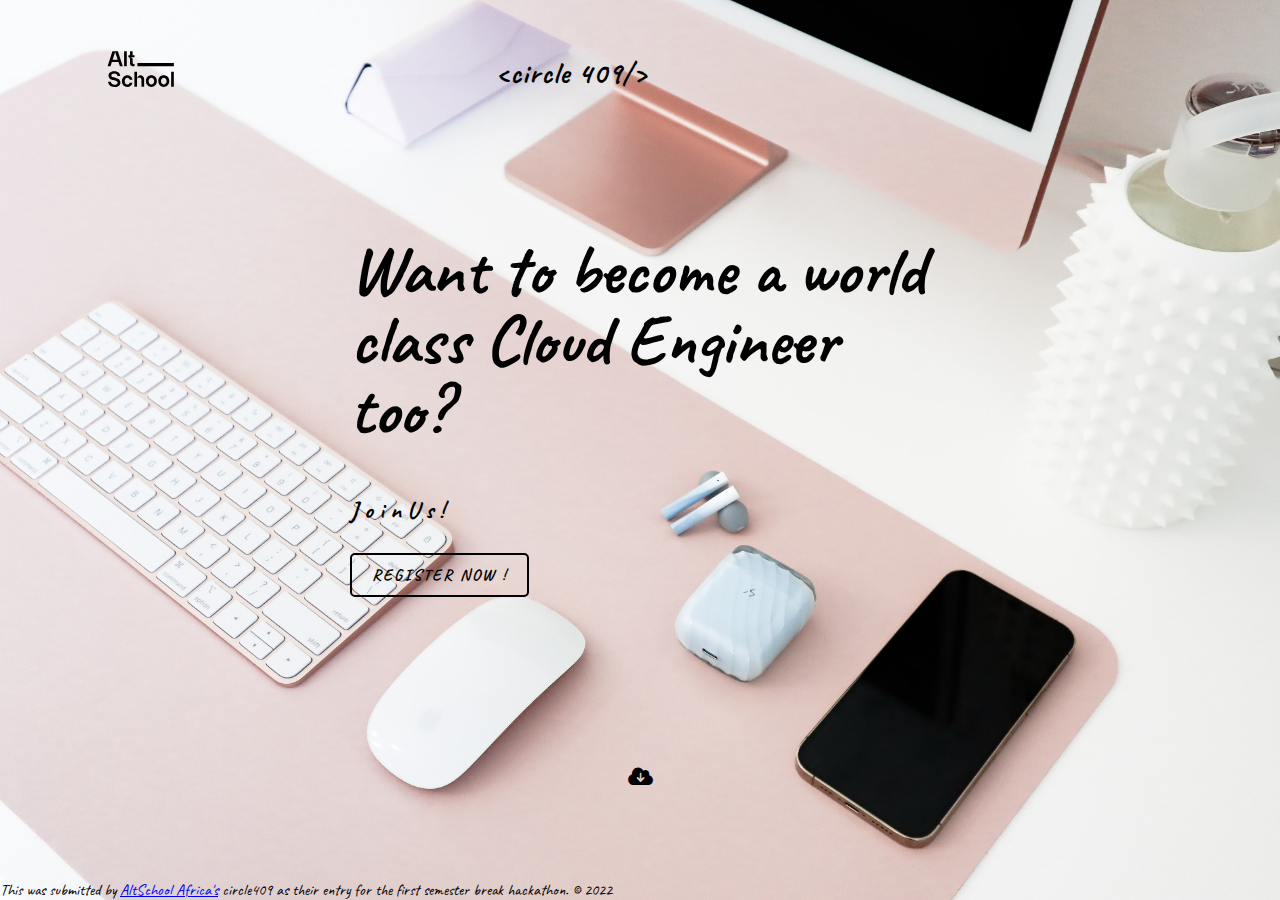
<file: index.html>
<!DOCTYPE html>
<html lang="en">

<head>

    <meta charset="UTF-8">

    <meta http-equiv="X-UA-Compatible" content="IE=edge">

    <meta name="viewport" content="width=device-width, initial-scale=1.0">

    <link rel="stylesheet" href="./index.css">

    <link rel="stylesheet" href="https://cdnjs.cloudflare.com/ajax/libs/font-awesome/6.1.1/css/all.min.css">

    <title>Circle 409</title>

</head>


<body>

    <section>
        
        <header>

            <a href="https://www.altschoolafrica.com/" target="_blank"><img class="school-logo" src="AltSchool.svg" alt="ALTSCHOOL AFRICA" /></a>
        
            <h1><a href="#" class="logo">&lt;circle 409/&gt;</a></h1>
        
            <div class="navigation">

                <!-- <div class="open-menu"><i class="fa fa-bars"></i></div> -->
        
                <ul>
                
                    <li><a href="#">Members</a>
                        <ul>
                            <li><a href="#">Ayowale Ojo</a>
                                <ul>
                                    <li>
                                        <a href="https://github.com/Starboyzs" target="_blank"><i class="fa-brands fa-github"></i></a>
                                        <a href="https://twitter.com/Ayowale__Ojo" target="_blank"><i class="fa-brands fa-twitter"></i></a>
                                        <img src="ayo.jpg" alt="" style="width:30px;height:30px;border-radius: 20px;">
                                    </li>
                                </ul>
                                
                            </li>

                            <li><a href="#">Damilola Ibitola</a>
                                <ul>
                                    <li>
                                        <a href="https://github.com/Djeneral007" target="_blank"><i class="fa-brands fa-github"></i></a>
                                        <a href="https://twitter.com/Damilola__J" target="_blank"><i class="fa-brands fa-twitter"></i></a>
                                        <img src="dami.jpg" alt="" style="width:30px;height:30px;border-radius: 20px;">
                                    </li>
                                </ul>
                                
                            </li>

                            <li><a href="#">Damilola Ogun</a>
                                <ul>
                                    <li>
                                        <a href="https://github.com/damiogun92" target="_blank"><i class="fa-brands fa-github"></i></a>
                                        <img src="dami-ogun.jpg" alt="" style="width:30px;height:30px;border-radius: 20px;">
                                    </li>
                                </ul>
                                
                            </li>

                            <li><a href="#">Ifeoluwa Ogungbemi</a>
                                <ul>
                                    <li>
                                        <a href="http://github.com/ifemiii" target="_blank"><i class="fa-brands fa-github"></i></a>
                                        <a href="https://twitter.com/_ifemii?t=iKaY6-lsp8a94cKBYXyQdg&s=09" target="_blank"><i class="fa-brands fa-twitter"></i></a>
                                        <img src="ife.jpg" alt="" style="width:30px;height:30px;border-radius: 20px;">
                                    </li>
                                </ul>
                                
                            </li>

                            <li><a href="#">M. N. Nwanaforo</a>
                                <ul>
                                    <li>
                                        <a href="index.html" target="_blank"><i class="fa-brands fa-github"></i></a>
                                        <a href="https://twitter.com/___Nnenna?t=SAJYq-lhkFnl_Yc8-SgjPQ&s=09" target="_blank"><i class="fa-brands fa-twitter"></i></a>
                                        <img src="nnenna.jpg" alt="" style="width:30px;height:30px;border-radius: 20px;">
                                    </li>
                                </ul>
                                
                            </li>

                            <li><a href="#">Paul Aderoju</a>
                                <ul>
                                    <li>
                                        <a href="https://github.com/PaulBoye-py" target="_blank"><i class="fa-brands fa-github"></i></a>
                                        <a href="https://twitter.com/paul_0fficial" target="_blank"><i class="fa-brands fa-twitter"></i></a>
                                        <img src="paul.jpg" alt="" style="width:30px;height:30px;border-radius: 20px;">
                                    </li>
                                </ul>
                                
                            </li>

                            <li><a href="#">Success Michael</a>
                                <ul>
                                    <li>
                                        <a href="https://github.com/Sucmic3310" target="_blank"><i class="fa-brands fa-github"></i></a>
                                        <img src="success-micheal.jpg" alt="" style="width:30px;height:30px;border-radius: 20px;">
                                    </li>
                                </ul>
                                
                            </li>

                            <li><a href="#">Adedolapo Olutuyo</a>
                                <ul>
                                    <li>
                                        <a href="https://github.com/tuyojr" target="_blank"><i class="fa-brands fa-github"></i></a>
                                        <a href="https://twitter.com/tuyojjr" target="_blank"><i class="fa-brands fa-twitter"></i></a>
                                        <img src="tuyo.jpg" alt="" style="width:30px;height:30px;border-radius: 20px;">
                                    </li>
                                </ul>
                                
                            </li>
                            
                        </ul>
                    </li>

                </ul>
                <!-- <div class="close-menu"><i class="fa fa-times"></i></div> -->
        
            </div>
        
        </header>
        
        <div class="content">
        
            <div class="info">
                
                <p>
                    Want to become a world class Cloud Engineer too?
                </p>
                <br>
                <h2>
                    <span>J o i n  U s !</span>
                </h2>
        
                <a href="./registration.html" class="info-btn">Register Now !</a>
        
            </div>
        
        </div>

        <div class="media-icons">

            <a href="https://replit.com/team/Circle-409" target="_blank"><i class="fa-solid fa-cloud-arrow-down"></i></a>

        </div>

        <div class="footer">

            <p>This was submitted by <a href="https://www.altschoolafrica.com/" target="_blank">AltSchool Africa's</a> circle409 as their entry for the first semester break hackathon. &copy; 2022</p>

        </div>

    </section>

</body>

</html>
</file>
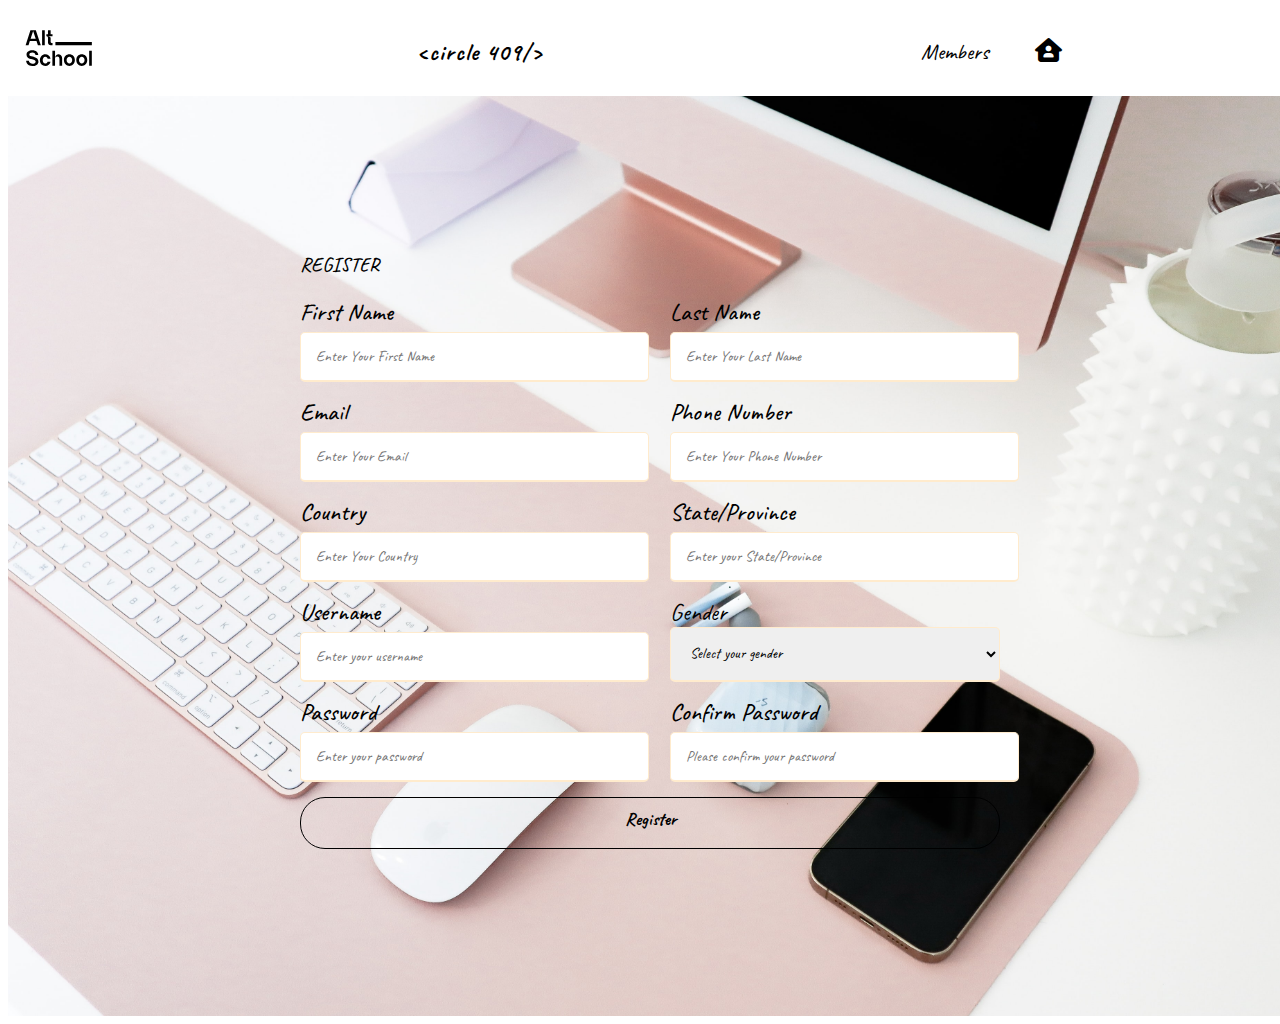
<file: registration.html>
<!DOCTYPE html>

<html lang="en">

<head>

    <meta charset="UTF-8">

    <meta http-equiv="X-UA-Compatible" content="IE=edge">

    <meta name="viewport" content="width=device-width, initial-scale=1.0">

    <link rel="stylesheet" href="./style.css">

    <link rel="stylesheet" href="https://cdnjs.cloudflare.com/ajax/libs/font-awesome/6.1.1/css/all.min.css">

    <title>Circle 409</title>

</head>

<body>
    
    <section>

        <header>
            
            <a href="https://www.altschoolafrica.com/" target="_blank"><img class="school-logo" src="AltSchool.svg" alt="ALTSCHOOL AFRICA" /></a>
        
            <div class="logo">

                <h1>&lt;circle 409/&gt;</h1>
            
            </div>
        
            <div class="navigation">
                <!-- <div class="open-menu"><i class="fa fa-bars"></i></div> -->
                <ul>
        
                    <li><a href="#">Members</a>
                        <ul>
                            <li><a href="#">Ayowale Ojo</a>
                                <ul>
                                    <li>
                                        <a href="https://github.com/Starboyzs" target="_blank"><i
                                                class="fa-brands fa-github"></i></a>
                                        <a href="https://twitter.com/Ayowale__Ojo" target="_blank"><i
                                                class="fa-brands fa-twitter"></i></a>
                                        <img src="ayo.jpg" alt="" style="width:30px;height:30px;border-radius: 20px;">
                                    </li>
                                </ul>
        
                            </li>
        
                            <li><a href="#">Damilola Ibitola</a>
                                <ul>
                                    <li>
                                        <a href="https://github.com/Djeneral007" target="_blank"><i
                                                class="fa-brands fa-github"></i></a>
                                        <a href="https://twitter.com/Damilola__J" target="_blank"><i
                                                class="fa-brands fa-twitter"></i></a>
                                        <img src="dami.jpg" alt="" style="width:30px;height:30px;border-radius: 20px;">
                                    </li>
                                </ul>
        
                            </li>
        
                            <li><a href="#">Damilola Ogun</a>
                                <ul>
                                    <li>
                                        <a href="https://github.com/damiogun92" target="_blank"><i
                                                class="fa-brands fa-github"></i></a>
                                        <img src="dami-ogun.jpg" alt="" style="width:30px;height:30px;border-radius: 20px;">
                                        <a href="#"><i></i></a>
                                    </li>
                                </ul>
        
                            </li>
        
                            <li><a href="#">Ifeoluwa Ogungbemi</a>
                                <ul>
                                    <li>
                                        <a href="http://github.com/ifemiii" target="_blank"><i
                                                class="fa-brands fa-github"></i></a>
                                        <a href="https://twitter.com/_ifemii?t=iKaY6-lsp8a94cKBYXyQdg&s=09" target="_blank"><i
                                                class="fa-brands fa-twitter"></i></a>
                                        <img src="ife.jpg" alt="" style="width:30px;height:30px;border-radius: 20px;">
                                    </li>
                                </ul>
        
                            </li>
        
                            <li><a href="#">M. N. Nwanaforo</a>
                                <ul>
                                    <li>
                                        <a href="https://github.com/Nennyyy/" target="_blank"><i class="fa-brands fa-github"></i></a>
                                        <a href="https://twitter.com/___Nnenna?t=SAJYq-lhkFnl_Yc8-SgjPQ&s=09" target="_blank"><i class="fa-brands fa-twitter"></i></a>
                                        <img src="nnenna.jpg" alt="" style="width:30px;height:30px;border-radius: 20px;">
                                    </li>
                                </ul>
        
                            </li>
        
                            <li><a href="#">Paul Aderoju</a>
                                <ul>
                                    <li>
                                        <a href="https://github.com/PaulBoye-py" target="_blank"><i
                                                class="fa-brands fa-github"></i></a>
                                        <a href="https://twitter.com/paul_0fficial" target="_blank"><i
                                                class="fa-brands fa-twitter"></i></a>
                                        <img src="paul.jpg" alt="" style="width:30px;height:30px;border-radius: 20px;">
                                    </li>
                                </ul>
        
                            </li>
        
                            <li><a href="#">Success Michael</a>
                                <ul>
                                    <li>
                                        <a href="https://github.com/Sucmic3310" target="_blank"><i class="fa-brands fa-github"></i></a>
                                        <img src="success-micheal.jpg" alt="" style="width:30px;height:30px;border-radius: 20px;">
                                    </li>
                                </ul>
        
                            </li>
        
                            <li><a href="#">Adedolapo Olutuyo</a>
                                <ul>
                                    <li>
                                        <a href="https://github.com/tuyojr" target="_blank"><i
                                                class="fa-brands fa-github"></i></a>
                                        <a href="https://twitter.com/tuyojjr" target="_blank"><i
                                                class="fa-brands fa-twitter"></i></a>
                                        <img src="tuyo.jpg" alt="" style="width:30px;height:30px;border-radius: 20px;">
                                    </li>
                                </ul>
        
                            </li>
        
                        </ul>
                    </li>

                    <li><a href="index.html"><i class="fa-solid fa-house-user"></i></a></li>
        
                </ul>
                <!-- <div class="close-menu"><i class="fa fa-times"></i></div> -->
            </div>
        
        </header>

    </section>

    <div class="log2">        

        <div class="container2">

            <div class="title">REGISTER</div>

            <form action="#">

                <div class="user-details">

                    <div class="input-box">

                        <span class="details">First Name</span>

                        <input type="text" placeholder="Enter Your First Name" required>

                    </div>

                    <div class="input-box">

                        <span class="details">Last Name</span>

                        <input type="text" placeholder="Enter Your Last Name" required>

                    </div>

                    <div class="input-box">

                        <span class="details">Email</span>

                        <input type="text" placeholder="Enter Your Email" required>

                    </div>

                    <div class="input-box">

                        <div class="image_class">
                            <img id="mtn_image" class="hidden mtn_image" src="mtn.png" alt="mtn logo" />
                            <img id="glo_image" class="hidden glo_image" src="glo.jpg" alt="glo logo" />
                            <img id="etisalat_image" class="hidden etisalat_image" src="etisalat.png"
                                alt="etisalat logo" />
                            <img id="airtel_image" class="hidden airtel_image" src="airtel.png" alt="airtel logo" />
                            <img id="wrong_image" class="hidden wrong_image" src="error.jpg" alt="not valid" />
                        </div>

                        <span class="details">Phone Number</span>

                        <input class="telephone" type="tel" placeholder="Enter Your Phone Number" required>

                    </div>


                    <div class="input-box">

                        <span class="details">Country</span>

                        <input type="text" placeholder="Enter Your Country" required>

                    </div>

                    <div class="input-box">

                        <span class="details">State/Province</span>

                        <input type="text" placeholder="Enter your State/Province" required>

                    </div>

                    <div class="input-box">

                        <span class="details">Username</span>

                        <input type="text" placeholder="Enter your username" required>

                    </div>

                    <div class="input-box">

                        <label for="gender">Gender</label><br>

                        <select id="dropdown" name="role" class="form-control" required>

                            <span class="details">Select your gender</span>

                            <option value="">Select your gender</option>
                            <option value="male">Male</option>
                            <option value="female">Female</option>
                            <option value="prefer-not-to-say">Prefer Not To Say</option>

                        </select>

                    </div>

                    <div class="input-box">

                        <span class="details">Password</span>

                        <input class="password" type="password" placeholder="Enter your password" required>

                    </div>

                    <div class="input-box">

                        <span class="details">Confirm Password</span>

                        <input class="confirmPassword" type="password" placeholder="Please confirm your password"
                            required>

                    </div>

                    <!-- <input type="submit" value="Register" /> -->
                    <a href="./thank-you.html" class="info-btn">Register</a>
                    
                </div>

            </form>

        </div>

    </div>

    <script src="./index.js"></script>

</body>

</html>
</file>
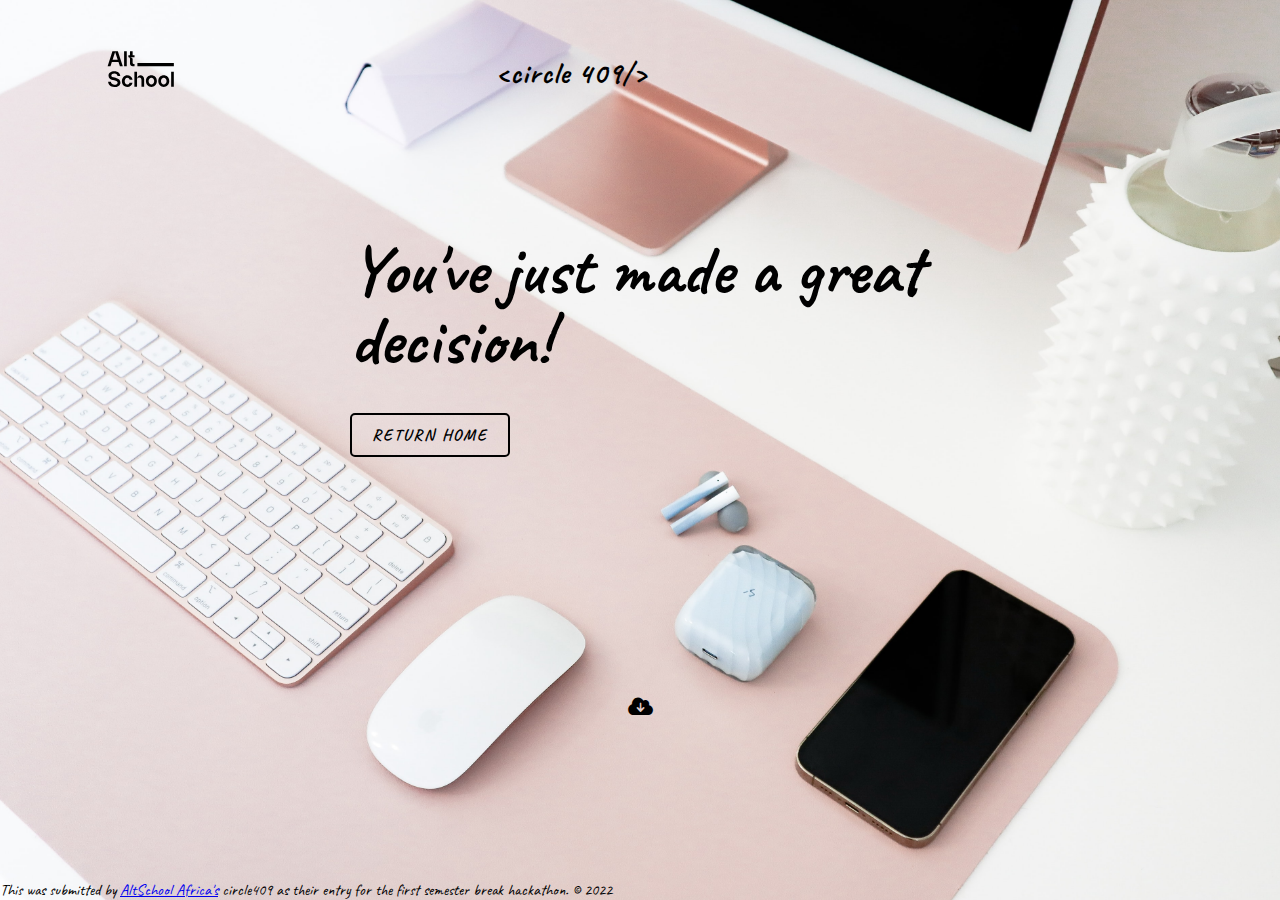
<file: thank-you.html>
<!DOCTYPE html>
<html lang="en">

<head>

    <meta charset="UTF-8">

    <meta http-equiv="X-UA-Compatible" content="IE=edge">

    <meta name="viewport" content="width=device-width, initial-scale=1.0">

    <link rel="stylesheet" href="./index.css">

    <link rel="stylesheet" href="https://cdnjs.cloudflare.com/ajax/libs/font-awesome/6.1.1/css/all.min.css">

    <title>Circle 409</title>

</head>


<body>

    <section><header>
    
        <a href="https://www.altschoolafrica.com/" target="_blank"><img class="school-logo" src="AltSchool.svg" alt="ALTSCHOOL AFRICA" /></a>
    
        <h1 class="logo">&lt;circle 409/&gt;</h1>
    
        <div class="navigation">

            <!-- <div class="open-menu"><i class="fa fa-bars"></i></div> -->
    
            <ul>
    
                <li><a href="#">Members</a>
                    <ul>
                        
                        <li><a href="#">Ayowale Ojo</a>
                            <ul>
                                <li>
                                    <a href="index.html" target="_blank"><i class="fa-brands fa-github"></i></a>
                                    <a href="index.html" target="_blank"><i class="fa-brands fa-twitter"></i></a>
                                    <img src="ayo.jpg" alt="" style="width:30px;height:30px;border-radius: 20px;">
                                </li>
                            </ul>
                        
                        </li>
                        
                        <li><a href="#">Damilola Ibitola</a>
                            <ul>
                                <li>
                                    <a href="index.html" target="_blank"><i class="fa-brands fa-github"></i></a>
                                    <a href="index.html" target="_blank"><i class="fa-brands fa-twitter"></i></a>
                                    <img src="dami.jpg" alt="" style="width:30px;height:30px;border-radius: 20px;">
                                </li>
                            </ul>
                        
                        </li>
                        
                        <li><a href="#">Damilola Ogun</a>
                            <ul>
                                <li>
                                    <a href="index.html" target="_blank"><i class="fa-brands fa-github"></i></a>
                                    <a href="index.html" target="_blank"><i class="fa-brands fa-twitter"></i></a>
                                    <img src="dami-ogun.jpg" alt="" style="width:30px;height:30px;border-radius: 20px;">
                                </li>
                            </ul>
                        
                        </li>
                        
                        <li><a href="#">Ifeoluwa Ogungbemi</a>
                            <ul>
                                <li>
                                    <a href="index.html" target="_blank"><i class="fa-brands fa-github"></i></a>
                                    <a href="index.html" target="_blank"><i class="fa-brands fa-twitter"></i></a>
                                    <img src="ife.jpg" alt="" style="width:30px;height:30px;border-radius: 20px;">
                                </li>
                            </ul>
                        
                        </li>
                        
                        <li><a href="#">M. N. Nwanaforo</a>
                            <ul>
                                <li>
                                    <a href="index.html" target="_blank"><i class="fa-brands fa-github"></i></a>
                                    <a href="https://twitter.com/___Nnenna?t=SAJYq-lhkFnl_Yc8-SgjPQ&s=09" target="_blank"><i class="fa-brands fa-twitter"></i></a>
                                    <img src="nnenna.jpg" alt="" style="width:30px;height:30px;border-radius: 20px;">
                                </li>
                            </ul>
                        
                        </li>
                        
                        <li><a href="#">Paul Aderoju</a>
                            <ul>
                                <li>
                                    <a href="index.html" target="_blank"><i class="fa-brands fa-github"></i></a>
                                    <a href="index.html" target="_blank"><i class="fa-brands fa-twitter"></i></a>
                                    <img src="paul.jpg" alt="" style="width:30px;height:30px;border-radius: 20px;">
                                </li>
                            </ul>
                        
                        </li>
                        
                        <li><a href="#">Success Michael</a>
                            <ul>
                                <li>
                                    <a href="https://github.com/Sucmic3310" target="_blank"><i class="fa-brands fa-github"></i></a>
                                    <img src="success-micheal.jpg" alt="" style="width:30px;height:30px;border-radius: 20px;">
                                </li>
                            </ul>
                        
                        </li>
                        
                        <li><a href="#">Adedolapo Olutuyo</a>
                            <ul>
                                <li>
                                    <a href="https://github.com/tuyojr" target="_blank"><i class="fa-brands fa-github"></i></a>
                                    <a href="index.html" target="_blank"><i class="fa-brands fa-twitter"></i></a>
                                    <img src="tuyo.jpg" alt="" style="width:30px;height:30px;border-radius: 20px;">
                                </li>
                            </ul>
                        
                        </li>
                            
                    </ul>
                </li>
    
            </ul>
            <!-- <div class="close-menu"><i class="fa fa-times"></i></div> -->
    
        </div>
    
    </header>

        <div class="content">

            <div class="info">

                <p>
                    You've just made a great decision!
                </p>
                <br>

                <a href="./index.html" class="info-btn">Return Home</a>

            </div>

        </div>

        <div class="media-icons">

            <a href="https://replit.com/team/Circle-409" target="_blank"><i class="fa-solid fa-cloud-arrow-down"></i></a>

        </div>

        <div class="footer">

            <p>This was submitted by <a href="https://www.altschoolafrica.com/" target="_blank">AltSchool Africa's</a> circle409 as their entry for the first semester break hackathon. &copy; 2022</p>

        </div>

    </section>

</body>

</html>
</file>
<file: index.css>
@import url('https://fonts.googleapis.com/css2?family=Caveat:wght@400;500;600;700&family=Dancing+Script:wght@500&family=Edu+VIC+WA+NT+Beginner&display=swap');

*{
    margin: 0;
    padding: 0;
    box-sizing: border-box;
    font-family: "Caveat", "Edu VIC WA NT Beginner", sans-serif;
}

section {
    position: relative;
    width: 100%;
    min-height: 100vh;
    display: flex;
    flex-direction: column;
    justify-content: flex-start;
    background: url(background2.jpg)no-repeat;
    background-size: cover;
    background-position: center;
}

header{
    position: relative;
    top: 0;
    width: 100%;
    padding: 30px 100px;
    display: flex;
    justify-content: space-between;
    align-items: center;
}

header .logo{
    color: black;
    font-size: 30px;
    font-weight: 800;
    letter-spacing: 1px;
    text-decoration: none;
}


.navigation ul {
    float: right;
    list-style: none;
    margin-right: 120px;
    position: relative;
}

.navigation ul li {
    float: left;
    display: inline;
    margin: 0 5px;
    /* background: none; */
}

.navigation ul li a {
    color: black;
    text-decoration: none;
    line-height: 50px;
    font-size: 22px;
    padding: 8px 10px;
}

.navigation ul li a:hover {
    color: rgb(250, 53, 53);
    border-radius: 20px;
    box-shadow: 0 0 3px black,
        0 0 3px gray;
}

.navigation ul ul li a:hover {
    color: rgb(250, 53, 53);
    box-shadow: none;
}

.navigation ul ul {
    position: absolute;
    top: 40px;
    opacity: 0;
    visibility: hidden;
    transition: top 0.5s ease;
}

.navigation ul li:hover>ul {
    top: 40px;
    opacity: 1;
    visibility: visible;
}

.navigation ul ul li {
    position: relative;
    margin: 0px;
    width: 300px;
    float: none;
    display: list-item;
    border-bottom: 1px solid black;
}

.navigation ul ul li {
    line-height: 30px;
}

.navigation ul ul ul li {
    position: relative;
    top: -36px;
    left: 150px;
    border-bottom: none;
}

.navigation ul ul ul li a {
    font-size: 15px;
}

.content{
    max-width: 900px;
    margin: 90px 350px;
}

.content .info p{
    font-size: 70px;
    font-weight: 700;
    line-height: 70px;
    margin-bottom: 30px;
}

h2 {
    animation: animate 0.5s infinite;
    margin-bottom: 40px;
}

@keyframes animate {
    0% {
        transform: translateY(0px);
    }

    50% {
        transform: translateY(-20px);
    }

    100% {
        transform: translateY(0px);
    }
}

.content .info-btn{
    color: black;
    background: none ;
    text-decoration: none;
    text-transform: uppercase;
    font-weight: 800;
    letter-spacing: 2px;
    padding: 10px 20px;
    border: 2px solid;
    border-radius: 5px;
    border-color: black;
    transition: 0.3s;
    transition-property: background;
}

.content .info-btn:hover{
    background: rgb(248, 111, 111);
}

.media-icons{
    display: flex;
    justify-content: center;
    align-items: center;
    margin: auto;
    background-color: none;
}

.media-icons a{
    position: relative;
    font-size: 20px;
    color: black;
    transition-property: transform;
}

.media-icons a:hover{
    transform: scale(1.5);
}

@media (max-width: 960px){
    header .logo{
        position: center;
    }

    .navigation{
        display: none;
    }

    .content {
        max-width: 400px;
        margin: 100px 70px;
    }

    .content .info p{
        font-size: 45px;
        line-height: 50px;
    }

    .content .info h2 span{
        font-size: 40px;
        font-weight:  600;
    }

}

@media (max-width: 560px) {

    .content {
        max-width: 300px;
        margin: 100px 70px;
    }

    .content .info p {
        font-size: 40px;
        line-height: 50px;
    }
    
    .content .info h2 span {
        font-size: 30px;
        font-weight: 600;
    }
}
</file>
<file: style.css>
@import url('https://fonts.googleapis.com/css2?family=Caveat:wght@400;500;600;700&family=Dancing+Script:wght@500&family=Edu+VIC+WA+NT+Beginner&display=swap');

* {
    font-family: "Caveat", "Edu VIC WA NT Beginner", sans-serif;
    font-size: x-large;
}

section {
    position: relative;
    display: flex;
    flex-direction: column;
    justify-content: flex-start;
}

header {
    position: relative;
    top: 0;
    width: 100%;
    padding: 0px 10px;
    display: flex;
    justify-content: space-between;
    align-items: center;
}

header .logo {
    color: black;
    font-size: 30px;
    font-weight: 800;
    letter-spacing: 1px;
    text-decoration: none;
    position: center;
}


.navigation ul {
    float: right;
    list-style: none;
    margin-right: 200px;
    position: relative;
}

.navigation ul li {
    display: inline;
    margin: 0 10px;
}

.navigation ul li a {
    color: black;
    text-decoration: none;
    line-height: 40px;
    font-size: 22px;
    padding: 8px 10px;
}

.navigation ul li a:hover {
    color: rgb(250, 53, 53);
    border-radius: 20px;
    box-shadow: 0 0 3px black,
        0 0 3px gray;
}

.navigation ul ul li a:hover {
    color: rgb(250, 53, 53);
    box-shadow: none;
}

.navigation ul ul {
    position: absolute;
    top: 40px;
    opacity: 0;
    visibility: hidden;
    transition: top 0.5s ease;
}

.navigation ul li:hover>ul {
    top: 40px;
    opacity: 1;
    visibility: visible;
}

.navigation ul ul li {
    position: relative;
    margin: 0px;
    width: 300px;
    float: none;
    display: list-item;
    border-bottom: 1px solid black;
}

.navigation ul ul li {
    line-height: 30px;
}

.navigation ul ul ul li {
    position: relative;
    top: -36px;
    left: 150px;
    border-bottom: none;
}

.navigation ul ul ul li a {
    font-size: 15px;
}

.log2 {
    display: flex;
    width: 100%;
    min-height: 100vh;
    justify-content: center;
    align-items: center;
    padding: 10px;
    background-image: url(./background2.jpg);
    background-size: cover;
    background-position: center;
}

.container2 {
    max-width: 700px;
    width: 100%;
    background: none;
    padding: 25px 30px;
    border-radius: 5px;
}

.container2 .title {
    font-size: 20px;
    font-weight: 500;
    position: relative;
}

.container2 form .user-details {
    display: flex;
    flex-wrap: wrap;
    justify-content: space-between;
    margin: 20px 0 12px 0;
}

form .user-details .input-box {
    margin-bottom: 15px;
    width: calc(100% / 2 - 20px);
}

.user-details .input-box .details {
    display: block;
    font-weight: 500;
    margin-bottom: 5px;
}

#mtn_image, #glo_image, #etisalat_image, #airtel_image, #wrong_image{
    width: 3%;
    position: absolute;
    margin-top: 30px;
    left: 74%;
}

.hidden {
    display: none;
}

.user-details .input-box input {
    height: 45px;
    width: 100%;
    outline: none;
    border-radius: 5px;
    border: 1px solid blanchedalmond;
    padding-left: 15px;
    font-size: 15px;
    border-bottom-width: 2px;
    transition: all 0.4s ease;
}

.user-details .input-box input:focus,
.user-details .input-box input:valid {
    border-color: purple;
}

#dropdown {
    height: 55px;
    width: 100%;
    outline: none;
    border-radius: 5px;
    border: 1px solid blanchedalmond;
    padding-left: 15px;
    font-size: 15px;
    border-bottom-width: 2px;
    transition: all 0.4s ease;
}

.info-btn {
    width: 100%;
    height: 40px;
    border: 1px solid;
    border-radius: 25px;
    /* background: rgb(78, 3, 175); */
    background: none;
    padding-top: 10px;
    text-align: center;
    font-size: 18px;
    color: black;
    text-decoration: none;
    font-weight: 700;
    cursor: pointer;
    outline: none;
}

.info-btn:hover {
    background-color: rgb(248, 111, 111);
    color: rgb(4, 30, 41);
    transition: all 0.5s ease;
}
</file>
